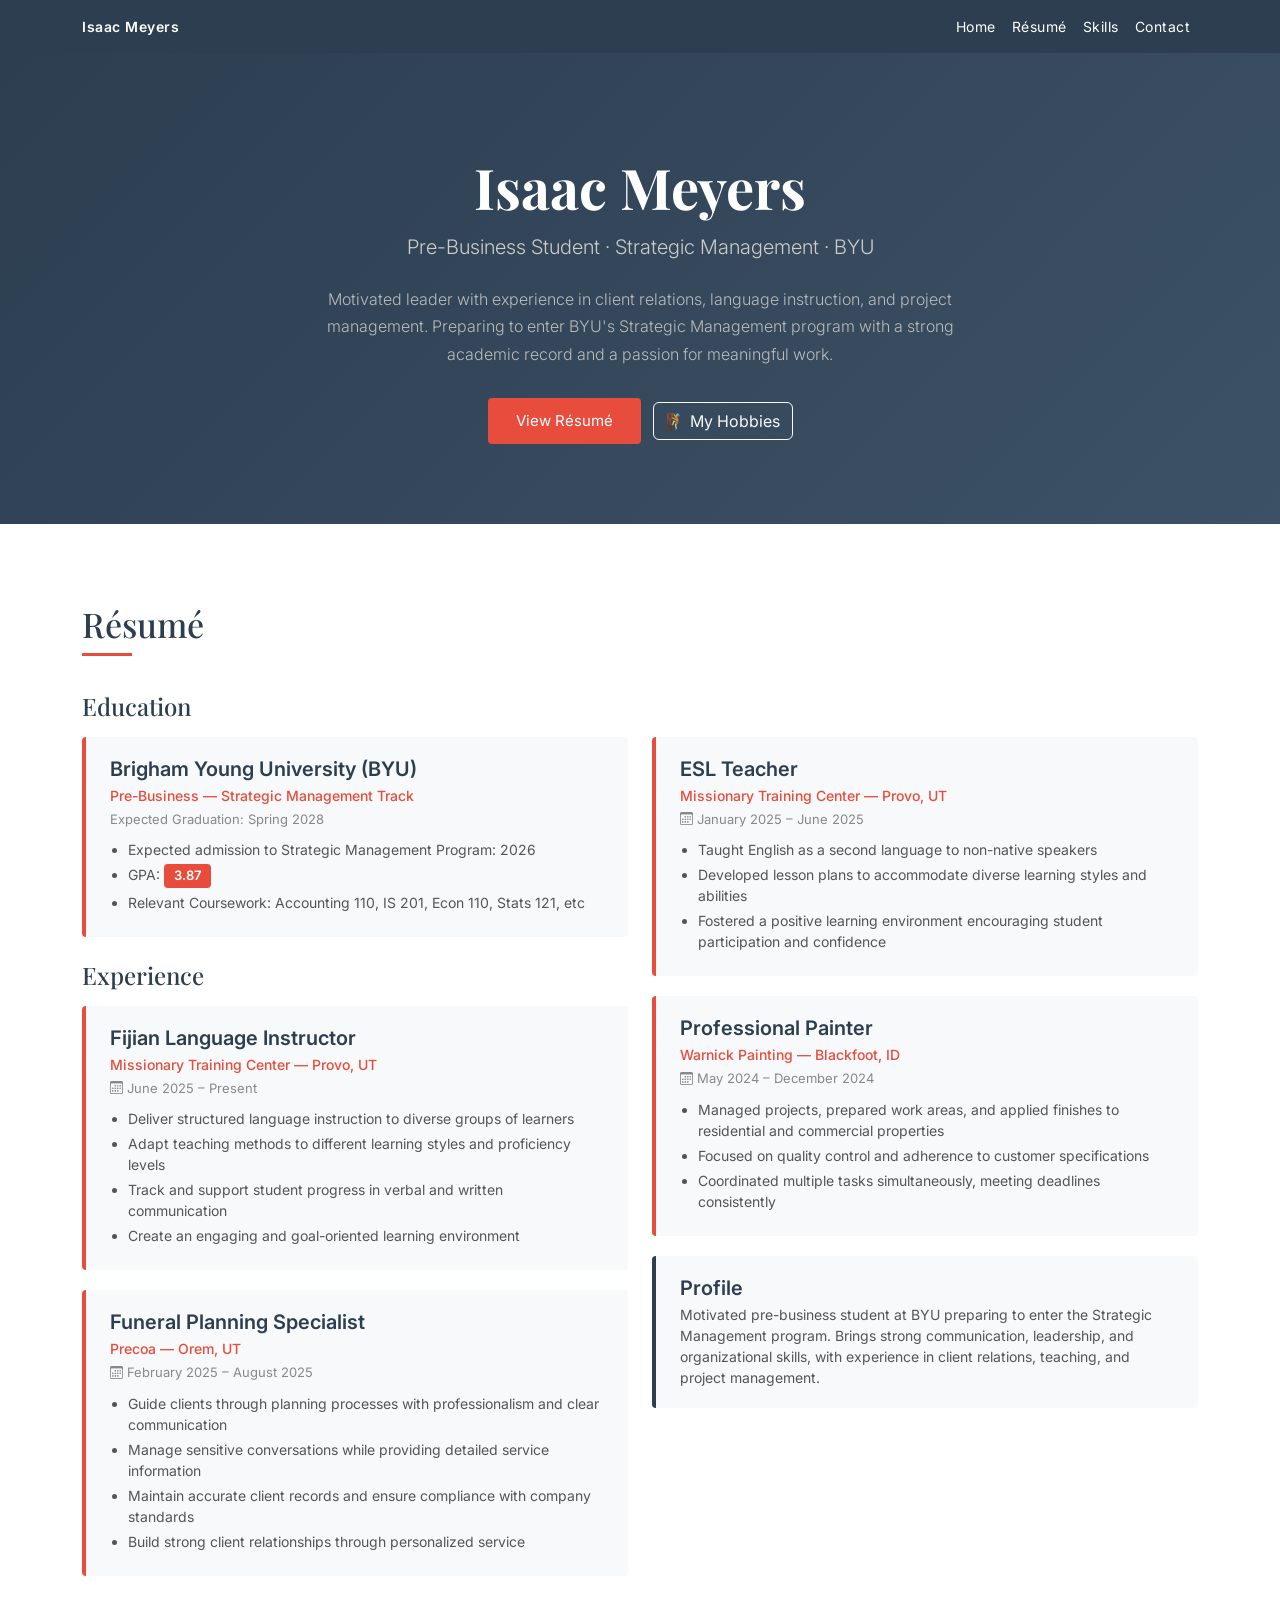
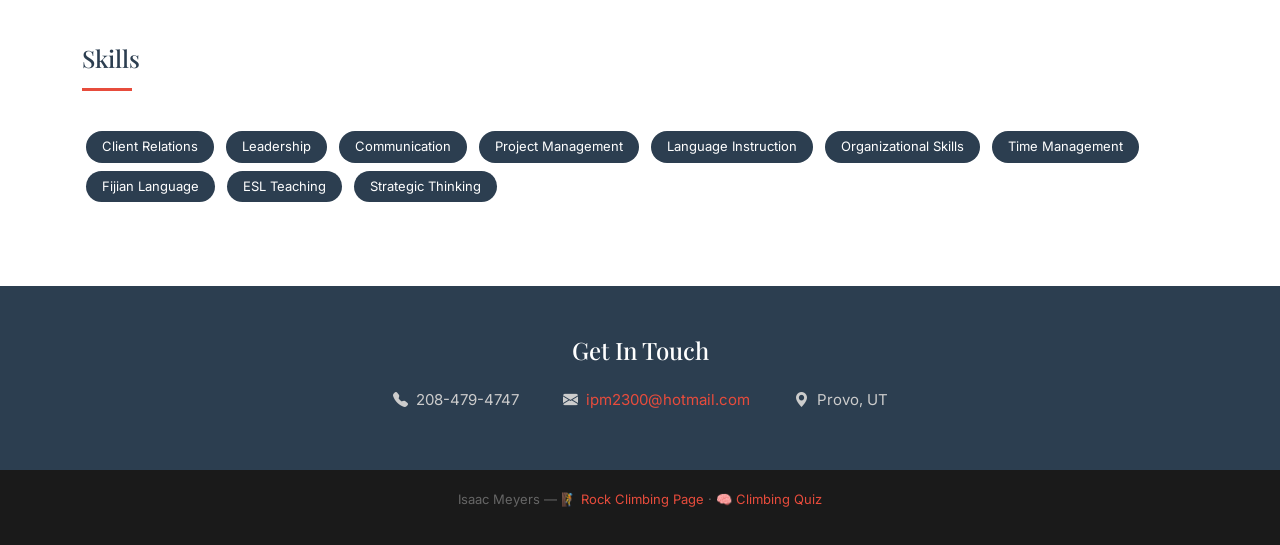
<file: index.html>
<!DOCTYPE html>
<html lang="en">
<head>
    <meta charset="UTF-8">
    <meta name="viewport" content="width=device-width, initial-scale=1.0">
    <title>Isaac Meyers</title>
    <!-- Bootstrap 5 -->
    <link href="https://cdn.jsdelivr.net/npm/bootstrap@5.3.2/dist/css/bootstrap.min.css" rel="stylesheet">
    <!-- Google Fonts -->
    <link href="https://fonts.googleapis.com/css2?family=Playfair+Display:wght@400;700&family=Inter:wght@300;400;500;600&display=swap" rel="stylesheet">
    <!-- Bootstrap Icons -->
    <link rel="stylesheet" href="https://cdn.jsdelivr.net/npm/bootstrap-icons@1.11.3/font/bootstrap-icons.min.css">
    <style>
        :root {
            --primary: #2c3e50;
            --accent: #e74c3c;
        }
        body {
            font-family: 'Inter', sans-serif;
            color: #333;
        }
        /* Navbar */
        .navbar { background-color: var(--primary) !important; }
        .navbar-brand, .nav-link { color: #fff !important; font-size: 14px; letter-spacing: 0.5px; }
        .nav-link:hover { color: #e74c3c !important; }

        /* Hero */
        .hero-section {
            background: linear-gradient(135deg, #2c3e50 0%, #3d5166 100%);
            color: #fff;
            padding: 100px 0 80px;
            text-align: center;
        }
        .hero-section h1 {
            font-family: 'Playfair Display', serif;
            font-size: 56px;
            font-weight: 700;
            margin-bottom: 12px;
        }
        .hero-section .subtitle {
            font-size: 20px;
            color: #ccc;
            margin-bottom: 24px;
            font-weight: 300;
        }
        .hero-section .lead {
            max-width: 640px;
            margin: 0 auto 30px;
            color: #bbb;
            font-size: 16px;
            line-height: 1.7;
        }
        .btn-accent {
            background-color: var(--accent);
            color: #fff;
            border: none;
            padding: 12px 28px;
            font-size: 15px;
            border-radius: 4px;
        }
        .btn-accent:hover { background-color: #c0392b; color: #fff; }

        /* Section headings */
        .section-title {
            font-family: 'Playfair Display', serif;
            font-size: 34px;
            color: var(--primary);
            margin-bottom: 8px;
        }
        .section-underline {
            width: 50px;
            height: 3px;
            background: var(--accent);
            margin-bottom: 36px;
        }

        /* Resume section */
        .resume-section { padding: 80px 0; background: #fff; }

        .resume-card {
            background: #f8f9fa;
            border-left: 4px solid var(--accent);
            border-radius: 4px;
            padding: 20px 24px;
            margin-bottom: 20px;
        }
        .resume-card h5 { font-weight: 600; color: var(--primary); margin-bottom: 4px; }
        .resume-card .company { color: var(--accent); font-size: 14px; margin-bottom: 4px; font-weight: 500; }
        .resume-card .dates { color: #888; font-size: 13px; margin-bottom: 10px; }
        .resume-card ul { padding-left: 18px; margin: 0; color: #555; font-size: 14px; }
        .resume-card ul li { margin-bottom: 4px; }

        /* Skills */
        .skill-badge {
            display: inline-block;
            background: var(--primary);
            color: #fff;
            padding: 6px 16px;
            border-radius: 99px;
            font-size: 13px;
            margin: 4px;
        }

        /* Contact / info strip */
        .info-strip {
            background: var(--primary);
            color: #ccc;
            padding: 50px 0;
            text-align: center;
        }
        .info-strip a { color: var(--accent); text-decoration: none; }
        .info-strip .icon-item { margin: 8px 20px; display: inline-block; font-size: 15px; }

        /* Footer */
        footer {
            background: #1a1a1a;
            color: #666;
            text-align: center;
            padding: 20px;
            font-size: 13px;
        }
        footer a { color: #e74c3c; text-decoration: none; }

        .gpa-badge {
            background: var(--accent);
            color: #fff;
            border-radius: 4px;
            padding: 2px 10px;
            font-size: 13px;
            font-weight: 600;
            display: inline-block;
        }
    </style>
</head>
<body>

<!-- Navbar -->
<nav class="navbar navbar-expand-lg">
    <div class="container">
        <a class="navbar-brand fw-semibold" href="index.html">Isaac Meyers</a>
        <button class="navbar-toggler" type="button" data-bs-toggle="collapse" data-bs-target="#navbarNav">
            <span class="navbar-toggler-icon" style="filter:invert(1);"></span>
        </button>
        <div class="collapse navbar-collapse" id="navbarNav">
            <ul class="navbar-nav ms-auto">
                <li class="nav-item"><a class="nav-link" href="index.html">Home</a></li>
                <li class="nav-item"><a class="nav-link" href="#resume">Résumé</a></li>
                <li class="nav-item"><a class="nav-link" href="#skills">Skills</a></li>
                <li class="nav-item"><a class="nav-link" href="#contact">Contact</a></li>
            </ul>
        </div>
    </div>
</nav>

<!-- Hero -->
<section class="hero-section">
    <div class="container">
        <h1>Isaac Meyers</h1>
        <p class="subtitle">Pre-Business Student · Strategic Management · BYU</p>
        <p class="lead">
            Motivated leader with experience in client relations, language instruction, and project management. 
            Preparing to enter BYU's Strategic Management program with a strong academic record and a passion for 
            meaningful work.
        </p>
        <a href="#resume" class="btn btn-accent me-2">View Résumé</a>
        <a href="scratch.html" class="btn btn-outline-light">🧗 My Hobbies</a>
    </div>
</section>

<!-- Resume Section -->
<section class="resume-section" id="resume">
    <div class="container">
        <h2 class="section-title">Résumé</h2>
        <div class="section-underline"></div>

        <div class="row">

            <!-- Left Column -->
            <div class="col-lg-6">

                <!-- Education -->
                <h4 class="mb-3" style="color:var(--primary); font-family:'Playfair Display',serif;">Education</h4>
                <div class="resume-card mb-4">
                    <h5>Brigham Young University (BYU)</h5>
                    <div class="company">Pre-Business — Strategic Management Track</div>
                    <div class="dates">Expected Graduation: Spring 2028</div>
                    <ul>
                        <li>Expected admission to Strategic Management Program: 2026</li>
                        <li>GPA: <span class="gpa-badge">3.87</span></li>
                        <li>Relevant Coursework: Accounting 110, IS 201, Econ 110, Stats 121, etc</li>
                    </ul>
                </div>

                <!-- Experience 1 -->
                <h4 class="mb-3 mt-4" style="color:var(--primary); font-family:'Playfair Display',serif;">Experience</h4>

                <div class="resume-card">
                    <h5>Fijian Language Instructor</h5>
                    <div class="company">Missionary Training Center — Provo, UT</div>
                    <div class="dates"><i class="bi bi-calendar3"></i> June 2025 – Present</div>
                    <ul>
                        <li>Deliver structured language instruction to diverse groups of learners</li>
                        <li>Adapt teaching methods to different learning styles and proficiency levels</li>
                        <li>Track and support student progress in verbal and written communication</li>
                        <li>Create an engaging and goal-oriented learning environment</li>
                    </ul>
                </div>

                <div class="resume-card">
                    <h5>Funeral Planning Specialist</h5>
                    <div class="company">Precoa — Orem, UT</div>
                    <div class="dates"><i class="bi bi-calendar3"></i> February 2025 – August 2025</div>
                    <ul>
                        <li>Guide clients through planning processes with professionalism and clear communication</li>
                        <li>Manage sensitive conversations while providing detailed service information</li>
                        <li>Maintain accurate client records and ensure compliance with company standards</li>
                        <li>Build strong client relationships through personalized service</li>
                    </ul>
                </div>
            </div>

            <!-- Right Column -->
            <div class="col-lg-6">

                <h4 class="mb-3" style="color:var(--primary); font-family:'Playfair Display',serif; visibility:hidden;">Experience (cont.)</h4>

                <div class="resume-card">
                    <h5>ESL Teacher</h5>
                    <div class="company">Missionary Training Center — Provo, UT</div>
                    <div class="dates"><i class="bi bi-calendar3"></i> January 2025 – June 2025</div>
                    <ul>
                        <li>Taught English as a second language to non-native speakers</li>
                        <li>Developed lesson plans to accommodate diverse learning styles and abilities</li>
                        <li>Fostered a positive learning environment encouraging student participation and confidence</li>
                    </ul>
                </div>

                <div class="resume-card">
                    <h5>Professional Painter</h5>
                    <div class="company">Warnick Painting — Blackfoot, ID</div>
                    <div class="dates"><i class="bi bi-calendar3"></i> May 2024 – December 2024</div>
                    <ul>
                        <li>Managed projects, prepared work areas, and applied finishes to residential and commercial properties</li>
                        <li>Focused on quality control and adherence to customer specifications</li>
                        <li>Coordinated multiple tasks simultaneously, meeting deadlines consistently</li>
                    </ul>
                </div>

                <!-- Profile summary -->
                <div class="resume-card mt-2" style="border-left-color: var(--primary);">
                    <h5>Profile</h5>
                    <p style="font-size:14px; color:#555; margin:0;">
                        Motivated pre-business student at BYU preparing to enter the Strategic Management program. 
                        Brings strong communication, leadership, and organizational skills, with experience in 
                        client relations, teaching, and project management.
                    </p>
                </div>
            </div>
        </div>

        <!-- Skills -->
        <div class="mt-5" id="skills">
            <h4 class="mb-3" style="color:var(--primary); font-family:'Playfair Display',serif;">Skills</h4>
            <div class="section-underline"></div>
            <div>
                <span class="skill-badge">Client Relations</span>
                <span class="skill-badge">Leadership</span>
                <span class="skill-badge">Communication</span>
                <span class="skill-badge">Project Management</span>
                <span class="skill-badge">Language Instruction</span>
                <span class="skill-badge">Organizational Skills</span>
                <span class="skill-badge">Time Management</span>
                <span class="skill-badge">Fijian Language</span>
                <span class="skill-badge">ESL Teaching</span>
                <span class="skill-badge">Strategic Thinking</span>
            </div>
        </div>
    </div>
</section>

<!-- Contact Strip -->
<div class="info-strip" id="contact">
    <div class="container">
        <h4 class="mb-3" style="color:#fff; font-family:'Playfair Display',serif;">Get In Touch</h4>
        <div>
            <span class="icon-item"><i class="bi bi-telephone-fill me-1"></i> 208-479-4747</span>
            <span class="icon-item"><i class="bi bi-envelope-fill me-1"></i> <a href="mailto:ipm2300@hotmail.com">ipm2300@hotmail.com</a></span>
            <span class="icon-item"><i class="bi bi-geo-alt-fill me-1"></i> Provo, UT</span>
        </div>
    </div>
</div>

<!-- Footer -->
<footer>
    <p>Isaac Meyers &mdash; 
        <a href="scratch.html">🧗 Rock Climbing Page</a> &middot; 
        <a href="webapp.html">🧠 Climbing Quiz</a>
    </p>
</footer>

<script src="https://cdn.jsdelivr.net/npm/bootstrap@5.3.2/dist/js/bootstrap.bundle.min.js"></script>
</body>
</html>
</file>
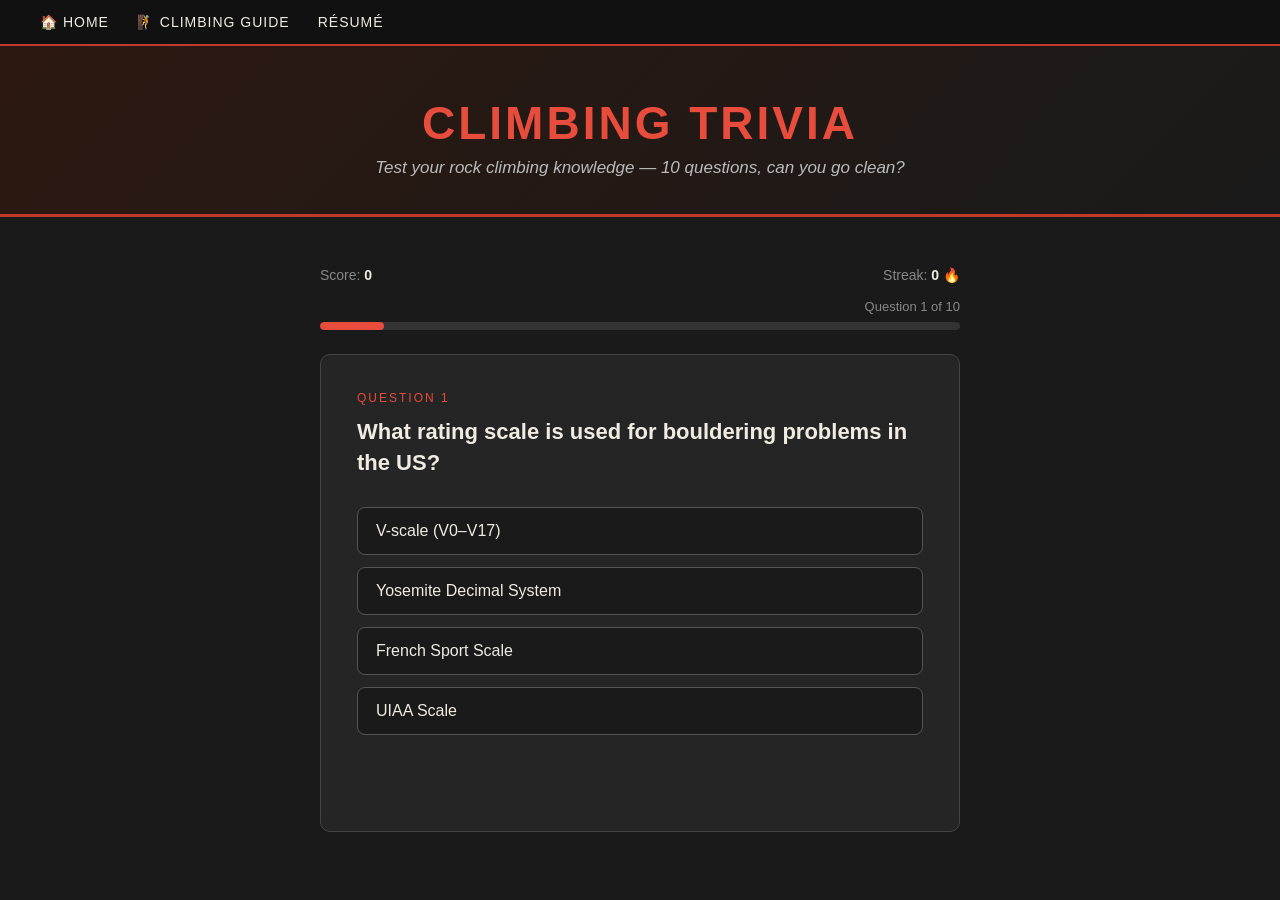
<file: webapp.html>
<!DOCTYPE html>
<html lang="en">
<head>
    <meta charset="UTF-8">
    <meta name="viewport" content="width=device-width, initial-scale=1.0">
    <title>Climbing Quiz — Isaac Meyers</title>
    <style>
        * { box-sizing: border-box; margin: 0; padding: 0; }

        body {
            background-color: #1a1a1a;
            font-family: 'Trebuchet MS', Arial, sans-serif;
            color: #f0ece4;
            min-height: 100vh;
            display: flex;
            flex-direction: column;
            align-items: center;
            padding: 0 0 60px;
        }

        .site-nav {
            width: 100%;
            background-color: #111;
            padding: 14px 40px;
            display: flex;
            gap: 28px;
            align-items: center;
            border-bottom: 2px solid #c0392b;
        }

        .site-nav a {
            color: #f0ece4;
            text-decoration: none;
            font-size: 14px;
            letter-spacing: 1px;
            text-transform: uppercase;
            transition: color 0.2s;
        }

        .site-nav a:hover { color: #e74c3c; }

        .hero {
            background: linear-gradient(135deg, #2c1810, #1a1a1a);
            width: 100%;
            text-align: center;
            padding: 50px 20px 36px;
            border-bottom: 3px solid #c0392b;
        }

        .hero h1 {
            font-family: 'Impact', 'Arial Black', sans-serif;
            font-size: 46px;
            color: #e74c3c;
            letter-spacing: 3px;
            text-transform: uppercase;
            margin-bottom: 8px;
        }

        .hero p {
            color: #bbb;
            font-size: 17px;
            font-style: italic;
        }

        .quiz-container {
            width: 100%;
            max-width: 680px;
            margin: 50px auto 0;
            padding: 0 20px;
        }

        .progress-bar-wrap {
            background: #333;
            border-radius: 99px;
            height: 8px;
            margin-bottom: 24px;
            overflow: hidden;
        }

        .progress-bar-fill {
            height: 100%;
            background: #e74c3c;
            border-radius: 99px;
            transition: width 0.4s ease;
        }

        .progress-label {
            text-align: right;
            font-size: 13px;
            color: #888;
            margin-bottom: 8px;
        }

        .card {
            background: #252525;
            border: 1px solid #444;
            border-radius: 10px;
            padding: 36px 36px 28px;
        }

        .question-number {
            font-size: 12px;
            letter-spacing: 2px;
            color: #e74c3c;
            text-transform: uppercase;
            margin-bottom: 12px;
        }

        .question-text {
            font-size: 22px;
            font-weight: bold;
            line-height: 1.4;
            color: #f0ece4;
            margin-bottom: 28px;
        }

        .options {
            display: flex;
            flex-direction: column;
            gap: 12px;
        }

        .option-btn {
            background: #1a1a1a;
            border: 1.5px solid #555;
            border-radius: 8px;
            color: #f0ece4;
            font-size: 16px;
            padding: 14px 18px;
            text-align: left;
            cursor: pointer;
            transition: border-color 0.15s, background 0.15s;
        }

        .option-btn:hover:not(:disabled) {
            border-color: #e74c3c;
            background: #2c1810;
        }

        .option-btn.correct {
            border-color: #27ae60;
            background: #0d2e1a;
            color: #2ecc71;
        }

        .option-btn.wrong {
            border-color: #c0392b;
            background: #2c1010;
            color: #e74c3c;
        }

        .option-btn:disabled {
            cursor: default;
        }

        .feedback {
            margin-top: 20px;
            min-height: 48px;
            font-size: 15px;
            line-height: 1.5;
            color: #ccc;
            font-style: italic;
        }

        .feedback.correct { color: #2ecc71; }
        .feedback.wrong { color: #e74c3c; }

        .next-btn {
            display: block;
            margin: 24px auto 0;
            background: #e74c3c;
            color: #fff;
            border: none;
            border-radius: 8px;
            font-size: 16px;
            font-weight: bold;
            padding: 14px 40px;
            cursor: pointer;
            letter-spacing: 1px;
            text-transform: uppercase;
            transition: background 0.15s;
        }

        .next-btn:hover { background: #c0392b; }

        /* Results screen */
        .results {
            text-align: center;
            padding: 20px 0;
        }

        .results .score-big {
            font-family: 'Impact', 'Arial Black', sans-serif;
            font-size: 80px;
            color: #e74c3c;
            line-height: 1;
        }

        .results .score-label {
            font-size: 20px;
            color: #bbb;
            margin-bottom: 20px;
        }

        .results .verdict {
            font-size: 22px;
            font-weight: bold;
            margin-bottom: 12px;
        }

        .results .verdict-sub {
            color: #999;
            font-size: 15px;
            margin-bottom: 30px;
        }

        .restart-btn {
            background: #e74c3c;
            color: #fff;
            border: none;
            border-radius: 8px;
            font-size: 16px;
            font-weight: bold;
            padding: 14px 40px;
            cursor: pointer;
            letter-spacing: 1px;
            text-transform: uppercase;
            transition: background 0.15s;
        }

        .restart-btn:hover { background: #c0392b; }

        .score-tracker {
            display: flex;
            justify-content: space-between;
            font-size: 14px;
            color: #888;
            margin-bottom: 16px;
        }

        .score-tracker span { color: #f0ece4; font-weight: bold; }
    </style>
</head>
<body>

<nav class="site-nav">
    <a href="index.html">🏠 Home</a>
    <a href="scratch.html">🧗 Climbing Guide</a>
    <a href="resume.html">Résumé</a>
</nav>

<div class="hero">
    <h1>Climbing Trivia</h1>
    <p>Test your rock climbing knowledge — 10 questions, can you go clean?</p>
</div>

<div class="quiz-container">
    <div id="quiz-screen">
        <div class="score-tracker">
            <div>Score: <span id="score-display">0</span></div>
            <div>Streak: <span id="streak-display">0</span> 🔥</div>
        </div>
        <div class="progress-label" id="progress-label">Question 1 of 10</div>
        <div class="progress-bar-wrap">
            <div class="progress-bar-fill" id="progress-bar" style="width: 10%;"></div>
        </div>
        <div class="card">
            <div class="question-number" id="q-number">Question 1</div>
            <div class="question-text" id="q-text">Loading...</div>
            <div class="options" id="options"></div>
            <div class="feedback" id="feedback"></div>
            <button class="next-btn" id="next-btn" style="display:none;" onclick="nextQuestion()">Next Question →</button>
        </div>
    </div>

    <div id="results-screen" style="display:none;">
        <div class="card results">
            <div class="score-big" id="final-score">0</div>
            <div class="score-label">out of 10</div>
            <div class="verdict" id="verdict-text"></div>
            <div class="verdict-sub" id="verdict-sub"></div>
            <button class="restart-btn" onclick="restartQuiz()">Try Again ↺</button>
        </div>
    </div>
</div>

<script>
    const questions = [
        {
            q: "What rating scale is used for bouldering problems in the US?",
            options: ["V-scale (V0–V17)", "Yosemite Decimal System", "French Sport Scale", "UIAA Scale"],
            answer: 0,
            fact: "The Hueco V-scale, created by John 'Vermin' Sherman at Hueco Tanks, runs from V0 (beginner) to V17 (cutting edge)."
        },
        {
            q: "What does it mean to 'belay' your climbing partner?",
            options: [
                "Scout the route from the ground",
                "Manage the rope to catch them if they fall",
                "Climb directly behind them",
                "Apply chalk to their hands"
            ],
            answer: 1,
            fact: "Belaying is one of the most important safety skills in roped climbing. A certified belayer is required at most gyms."
        },
        {
            q: "What is El Capitan?",
            options: [
                "A famous climbing shoe brand",
                "A 3,000-foot granite wall in Yosemite Valley",
                "The hardest bouldering problem ever completed",
                "A type of climbing harness"
            ],
            answer: 1,
            fact: "El Capitan in Yosemite is one of the most iconic big walls in the world, famously free-soloed by Alex Honnold in 2017."
        },
        {
            q: "What is a 'dyno' in climbing?",
            options: [
                "A dynamic move where you jump or swing to reach a hold",
                "A type of climbing rope",
                "A harness buckle system",
                "A foothold technique"
            ],
            answer: 0,
            fact: "Dynos are explosive, dynamic moves where a climber launches off the wall to reach a distant hold — pure athleticism."
        },
        {
            q: "What is the primary purpose of chalk in rock climbing?",
            options: [
                "To mark your route on the wall",
                "To keep hands dry and improve grip",
                "To protect skin from rough rock",
                "To leave a trail for your belayer"
            ],
            answer: 1,
            fact: "Climbing chalk (magnesium carbonate) absorbs sweat to keep hands dry. It's the same chalk used in gymnastics."
        },
        {
            q: "In sport climbing, what are 'quickdraws' used for?",
            options: [
                "Rappelling down after a climb",
                "Clipping the rope to bolts on the wall as you lead",
                "Attaching your chalk bag",
                "Setting up a top rope anchor"
            ],
            answer: 1,
            fact: "Quickdraws consist of two carabiners connected by a short sling. Lead climbers clip their rope through them as they ascend."
        },
        {
            q: "What does 'sending' a route mean?",
            options: [
                "Falling off the crux move",
                "Successfully completing a climb without falling",
                "Attempting a route for the first time",
                "Watching a friend climb"
            ],
            answer: 1,
            fact: "To 'send' is to complete a route cleanly. A 'flash' is sending on your first try. An 'onsight' is flashing with no prior beta."
        },
        {
            q: "What is 'trad climbing' short for?",
            options: [
                "Training climbing",
                "Traditional climbing",
                "Transition climbing",
                "Technical climbing"
            ],
            answer: 1,
            fact: "In traditional climbing, climbers place their own removable protection (cams, nuts) in cracks as they ascend, then remove it."
        },
        {
            q: "What is the Yosemite Decimal System (YDS) used for?",
            options: [
                "Rating bouldering problems",
                "Rating roped climbing routes by difficulty",
                "Measuring rope length",
                "Counting carabiners"
            ],
            answer: 1,
            fact: "YDS rates roped routes from 5.0 (easy) to 5.15 (nearly impossible). The '5.' prefix means technical climbing requiring gear."
        },
        {
            q: "Which legendary climber free-soloed El Capitan's Freerider route in 2017?",
            options: [
                "Tommy Caldwell",
                "Lynn Hill",
                "Alex Honnold",
                "Adam Ondra"
            ],
            answer: 2,
            fact: "Alex Honnold completed the first free solo of El Capitan on June 3, 2017 — no rope, no harness, no safety gear. Documented in the film 'Free Solo.'"
        }
    ];

    let currentIndex = 0;
    let score = 0;
    let streak = 0;
    let answered = false;
    let order = [];

    function shuffle(arr) {
        const a = [...arr];
        for (let i = a.length - 1; i > 0; i--) {
            const j = Math.floor(Math.random() * (i + 1));
            [a[i], a[j]] = [a[j], a[i]];
        }
        return a;
    }

    function startQuiz() {
        order = shuffle([...Array(questions.length).keys()]);
        currentIndex = 0;
        score = 0;
        streak = 0;
        updateTrackers();
        loadQuestion();
    }

    function updateTrackers() {
        document.getElementById('score-display').textContent = score;
        document.getElementById('streak-display').textContent = streak;
    }

    function loadQuestion() {
        answered = false;
        const qi = order[currentIndex];
        const q = questions[qi];
        const num = currentIndex + 1;

        document.getElementById('q-number').textContent = 'Question ' + num;
        document.getElementById('q-text').textContent = q.q;
        document.getElementById('progress-label').textContent = 'Question ' + num + ' of 10';
        document.getElementById('progress-bar').style.width = (num / 10 * 100) + '%';
        document.getElementById('feedback').textContent = '';
        document.getElementById('feedback').className = 'feedback';
        document.getElementById('next-btn').style.display = 'none';

        const optionsDiv = document.getElementById('options');
        optionsDiv.innerHTML = '';
        q.options.forEach((opt, i) => {
            const btn = document.createElement('button');
            btn.className = 'option-btn';
            btn.textContent = opt;
            btn.onclick = () => selectAnswer(i, qi);
            optionsDiv.appendChild(btn);
        });
    }

    function selectAnswer(selected, qi) {
        if (answered) return;
        answered = true;

        const q = questions[qi];
        const buttons = document.querySelectorAll('.option-btn');
        const feedback = document.getElementById('feedback');

        buttons.forEach(b => b.disabled = true);
        buttons[q.answer].classList.add('correct');

        if (selected === q.answer) {
            score++;
            streak++;
            feedback.textContent = '✓ Correct! ' + q.fact;
            feedback.className = 'feedback correct';
        } else {
            buttons[selected].classList.add('wrong');
            streak = 0;
            feedback.textContent = '✗ Not quite. ' + q.fact;
            feedback.className = 'feedback wrong';
        }

        updateTrackers();

        const nextBtn = document.getElementById('next-btn');
        nextBtn.style.display = 'block';
        nextBtn.textContent = currentIndex < 9 ? 'Next Question →' : 'See Results';
    }

    function nextQuestion() {
        currentIndex++;
        if (currentIndex >= 10) {
            showResults();
        } else {
            loadQuestion();
        }
    }

    function showResults() {
        document.getElementById('quiz-screen').style.display = 'none';
        document.getElementById('results-screen').style.display = 'block';
        document.getElementById('final-score').textContent = score;

        let verdict, sub;
        if (score === 10) {
            verdict = "🏆 Perfect Send!";
            sub = "You're a true climbing expert. Go book that Yosemite trip.";
        } else if (score >= 8) {
            verdict = "🧗 Crushing It";
            sub = "Strong performance — you clearly know your way around a wall.";
        } else if (score >= 6) {
            verdict = "💪 Solid Climber";
            sub = "Good knowledge! A few more sessions and you'll be dialed in.";
        } else if (score >= 4) {
            verdict = "🪨 Getting There";
            sub = "You've got the basics. Hit the gym and review the guide!";
        } else {
            verdict = "👟 Lace Up Those Shoes";
            sub = "Time to get climbing! Head back to the guide and try again.";
        }

        document.getElementById('verdict-text').textContent = verdict;
        document.getElementById('verdict-sub').textContent = sub;
    }

    function restartQuiz() {
        document.getElementById('results-screen').style.display = 'none';
        document.getElementById('quiz-screen').style.display = 'block';
        startQuiz();
    }

    startQuiz();
</script>

</body>
</html>
</file>
